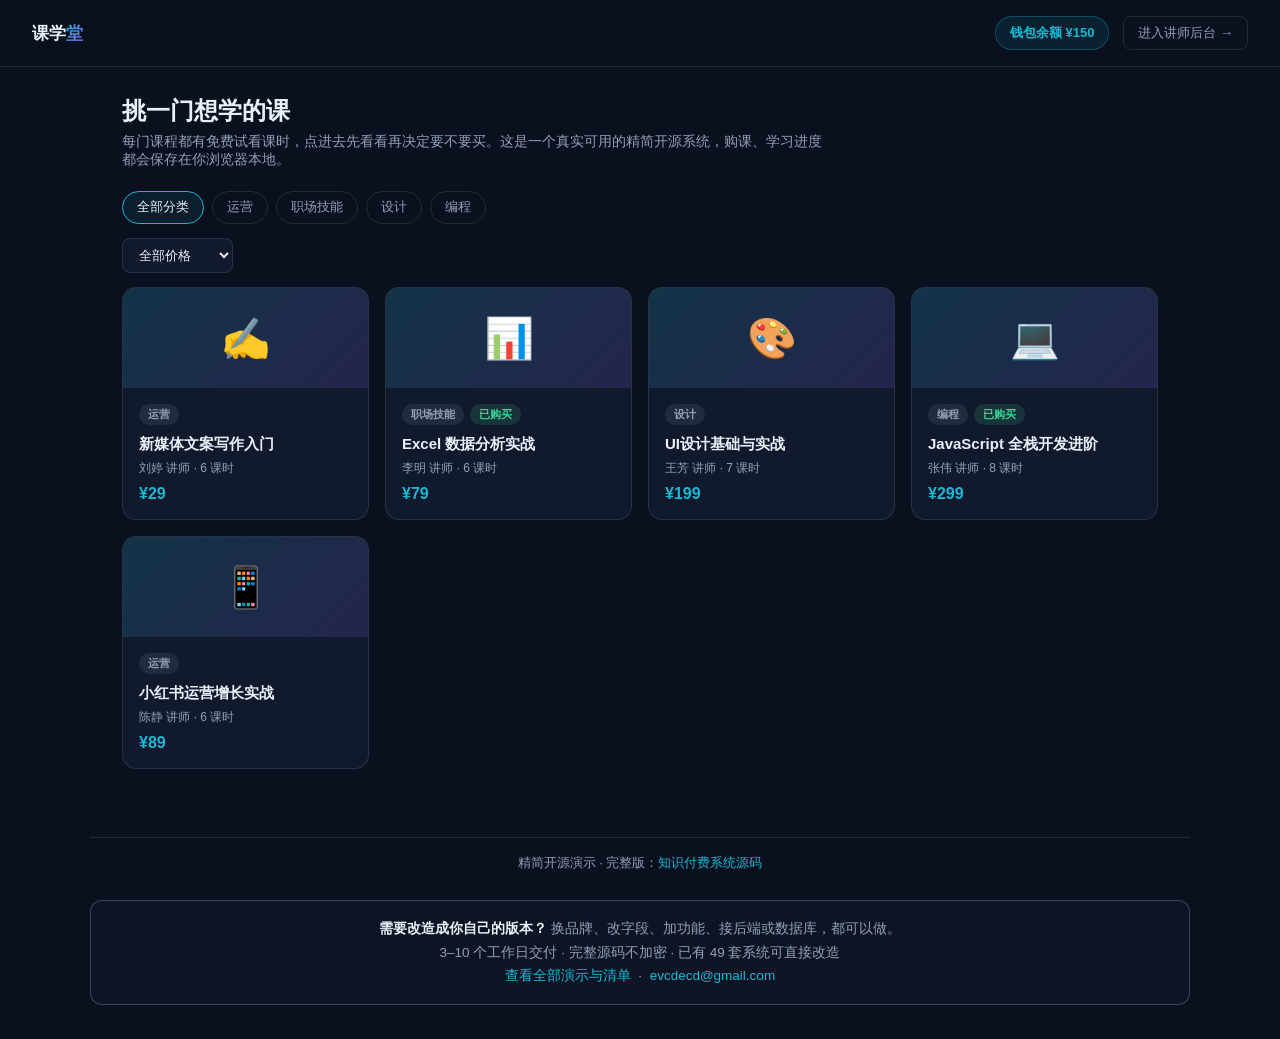
<file: index.html>
<!DOCTYPE html>
<html lang="zh-CN">
<head>
<meta charset="UTF-8">
<meta name="viewport" content="width=device-width, initial-scale=1.0">
<title>知识付费课程平台（精简开源版）</title>
<meta name="description" content="免费开源的知识付费课程平台精简版：课程浏览与筛选、免费试看、在线购课、学习进度跟踪，后台课程与课时管理，真实增删改查功能，纯前端+localStorage实现，可作为学习或二次开发起点。">
<link rel="stylesheet" href="style.css">
</head>
<body>
  <header class="topbar">
    <div class="brand">课学<span class="accent">堂</span></div>
    <div class="topbar-right">
      <span class="balance-badge" id="balanceBadge">钱包余额 ¥0</span>
      <a href="admin.html" class="nav-link">进入讲师后台 →</a>
    </div>
  </header>

  <main class="container view active" id="view-catalog">
    <div class="page-head">
      <h1>挑一门想学的课</h1>
      <p>每门课程都有免费试看课时，点进去先看看再决定要不要买。这是一个真实可用的精简开源系统，购课、学习进度都会保存在你浏览器本地。</p>
    </div>
    <div class="filter-row" id="categoryFilters"></div>
    <div class="filter-row">
      <select id="priceFilter" class="filter-select">
        <option value="all">全部价格</option>
        <option value="low">¥50 及以下</option>
        <option value="mid">¥50 - ¥150</option>
        <option value="high">¥150 以上</option>
      </select>
    </div>
    <div id="courseGrid" class="course-grid"></div>
  </main>

  <main class="container view" id="view-detail"></main>

  <script src="data.js"></script>
  <script src="script.js"></script>

<footer style="margin:40px auto 16px;max-width:1100px;padding:16px 20px 0;border-top:1px solid var(--line,rgba(147,160,184,.18));text-align:center;color:var(--muted,#93A0B8);font-size:13px">精简开源演示 &middot; 完整版：<a href="https://inzyxuashop.com/zhishi-fufei-yuanma.html" target="_blank" rel="noopener" style="color:var(--cyan,#19B8D4);text-decoration:none">知识付费系统源码</a></footer>

<!-- custom-delivery -->
<div style="max-width:1100px;margin:28px auto 34px;padding:16px 20px;border:1px solid rgba(147,160,184,.35);border-radius:12px;background:rgba(17,26,44,.55);font:13.5px/1.75 -apple-system,BlinkMacSystemFont,'Segoe UI','PingFang SC','Microsoft YaHei',sans-serif;color:#93a0b8;text-align:center">
  <strong style="color:#eaf0fa">需要改造成你自己的版本？</strong>
  换品牌、改字段、加功能、接后端或数据库，都可以做。<br>
  3–10 个工作日交付 · 完整源码不加密 · 已有 49 套系统可直接改造<br>
  <a href="https://inzyxuashop.com" style="color:#19b8d4;text-decoration:none">查看全部演示与清单</a>
  &nbsp;·&nbsp;
  <a href="mailto:evcdecd@gmail.com" style="color:#19b8d4;text-decoration:none">evcdecd@gmail.com</a>
</div>
</body>
</html>
</file>
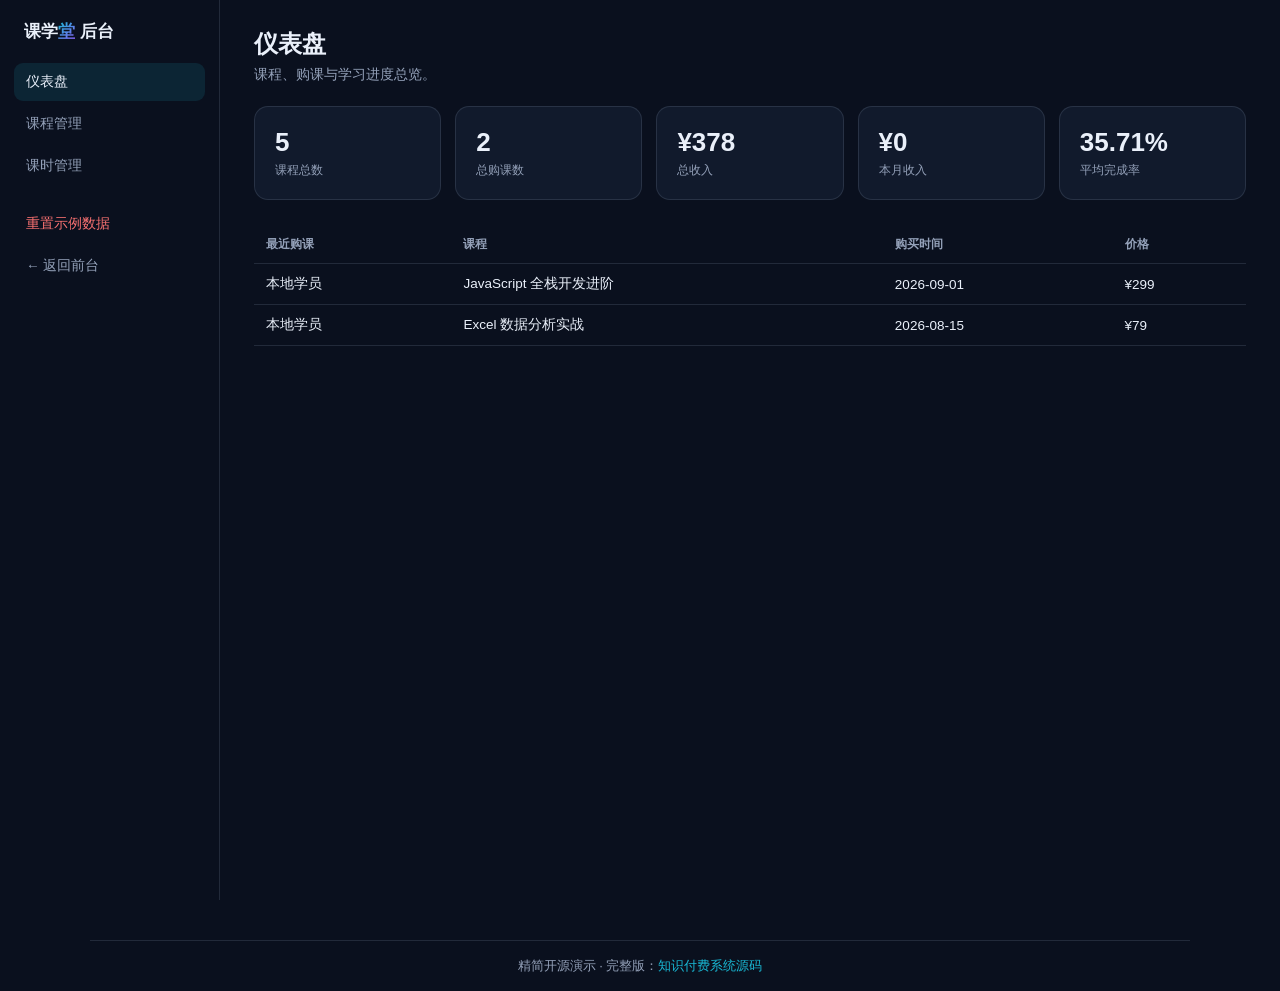
<file: admin.html>
<!DOCTYPE html>
<html lang="zh-CN">
<head>
<meta charset="UTF-8">
<meta name="viewport" content="width=device-width, initial-scale=1.0">
<title>讲师后台 · 知识付费课程平台（精简开源版）</title>
<link rel="stylesheet" href="style.css">
</head>
<body>
  <div class="admin-layout">
    <aside class="sidebar">
      <div class="brand">课学<span class="accent">堂</span> 后台</div>
      <div class="side-link active" data-view="dashboard">仪表盘</div>
      <div class="side-link" data-view="courses">课程管理</div>
      <div class="side-link" data-view="lessons">课时管理</div>
      <div class="side-link" id="btnResetData" style="margin-top:20px;color:var(--red)">重置示例数据</div>
      <a href="index.html" class="side-link">← 返回前台</a>
    </aside>

    <main class="admin-main">
      <section id="view-dashboard" class="admin-view active">
        <div class="page-head"><h1>仪表盘</h1><p>课程、购课与学习进度总览。</p></div>
        <div class="stat-grid" id="statGrid"></div>
        <table>
          <thead><tr><th>最近购课</th><th>课程</th><th>购买时间</th><th>价格</th></tr></thead>
          <tbody id="recentEnrollmentsBody"></tbody>
        </table>
      </section>

      <section id="view-courses" class="admin-view">
        <div class="page-head"><h1>课程管理</h1><p>添加、编辑或删除课程。</p></div>
        <div class="table-toolbar">
          <span></span>
          <button class="btn btn-primary btn-sm" id="btnAddCourse">+ 新增课程</button>
        </div>
        <table>
          <thead><tr><th>课程</th><th>讲师</th><th>分类</th><th>价格</th><th>课时数</th><th>操作</th></tr></thead>
          <tbody id="coursesBody"></tbody>
        </table>
      </section>

      <section id="view-lessons" class="admin-view">
        <div class="page-head"><h1>课时管理</h1><p>选择一门课程，管理它的课时列表。</p></div>
        <div class="table-toolbar">
          <select id="lessonCourseSelect" class="filter-select"></select>
          <button class="btn btn-primary btn-sm" id="btnAddLesson">+ 新增课时</button>
        </div>
        <table>
          <thead><tr><th>序号</th><th>标题</th><th>时长</th><th>试看</th><th>操作</th></tr></thead>
          <tbody id="lessonsBody"></tbody>
        </table>
      </section>
    </main>
  </div>

  <div class="modal-backdrop" id="courseModalBackdrop">
    <div class="modal">
      <button class="modal-close" id="btnCloseCourseModal">&times;</button>
      <h2 id="courseModalTitle">新增课程</h2>
      <div id="courseModalMsg"></div>
      <form id="courseForm" novalidate>
        <input type="hidden" id="courseIdInput">
        <div class="field"><label>课程标题</label><input id="courseTitleInput" type="text" required></div>
        <div class="field-row">
          <div class="field"><label>讲师</label><input id="courseInstructorInput" type="text" required></div>
          <div class="field"><label>分类</label><input id="courseCategoryInput" type="text" required placeholder="如：编程 / 设计 / 运营"></div>
        </div>
        <div class="field-row">
          <div class="field"><label>价格（元）</label><input id="coursePriceInput" type="number" min="0" required></div>
          <div class="field"><label>封面 Emoji</label><input id="courseEmojiInput" type="text" maxlength="4" placeholder="如：📊"></div>
        </div>
        <div class="field"><label>课程简介</label><textarea id="courseDescInput" rows="3"></textarea></div>
        <button type="submit" class="btn btn-primary btn-block">保存</button>
      </form>
    </div>
  </div>

  <div class="modal-backdrop" id="lessonModalBackdrop">
    <div class="modal">
      <button class="modal-close" id="btnCloseLessonModal">&times;</button>
      <h2 id="lessonModalTitle">新增课时</h2>
      <div id="lessonModalMsg"></div>
      <form id="lessonForm" novalidate>
        <input type="hidden" id="lessonIdInput">
        <div class="field"><label>课时标题</label><input id="lessonTitleInput" type="text" required></div>
        <div class="field-row">
          <div class="field"><label>时长（分钟）</label><input id="lessonDurationInput" type="number" min="1" required></div>
          <div class="field checkbox-field"><label><input id="lessonPreviewInput" type="checkbox"> 设为免费试看课时</label></div>
        </div>
        <div class="field"><label>课时内容简介</label><textarea id="lessonContentInput" rows="3" required></textarea></div>
        <button type="submit" class="btn btn-primary btn-block">保存</button>
      </form>
    </div>
  </div>

  <script src="data.js"></script>
  <script src="admin.js"></script>

<footer style="margin:40px auto 16px;max-width:1100px;padding:16px 20px 0;border-top:1px solid var(--line,rgba(147,160,184,.18));text-align:center;color:var(--muted,#93A0B8);font-size:13px">精简开源演示 &middot; 完整版：<a href="https://inzyxuashop.com/zhishi-fufei-yuanma.html" target="_blank" rel="noopener" style="color:var(--cyan,#19B8D4);text-decoration:none">知识付费系统源码</a></footer>
</body>
</html>
</file>
<file: style.css>
:root{--ink:#0A101E;--surface:#111a2c;--surface2:#16223a;--line:rgba(147,160,184,.18);--muted:#93A0B8;--text:#EAF0FA;--cyan:#19B8D4;--violet:#8B5CF6;--green:#3ED598;--red:#F87171;--amber:#F59E0B;--radius:14px;color-scheme:dark}
*{box-sizing:border-box}
body{margin:0;background:var(--ink);color:var(--text);font-family:-apple-system,BlinkMacSystemFont,"Segoe UI","PingFang SC","Microsoft YaHei",sans-serif;min-height:100vh}
a{color:inherit;text-decoration:none}

.topbar{display:flex;align-items:center;justify-content:space-between;padding:16px 32px;border-bottom:1px solid var(--line)}
.brand{font-size:17px;font-weight:700}
.brand .accent{background:linear-gradient(135deg,var(--cyan),var(--violet));-webkit-background-clip:text;background-clip:text;color:transparent}
.topbar-right{display:flex;align-items:center;gap:14px}
.nav-link{font-size:13px;color:var(--muted);border:1px solid var(--line);padding:7px 14px;border-radius:8px}
.nav-link:hover{border-color:var(--cyan);color:var(--text)}
.balance-badge{font-size:13px;font-weight:700;color:var(--cyan);background:rgba(25,184,212,.1);border:1px solid rgba(25,184,212,.3);padding:7px 14px;border-radius:999px}

.container{max-width:1100px;margin:0 auto;padding:28px 32px}
.view{display:none}
.view.active{display:block}
.page-head h1{font-size:24px;font-weight:700;margin:0 0 6px}
.page-head p{color:var(--muted);font-size:14px;margin:0 0 22px;max-width:700px}

.filter-row{display:flex;gap:8px;flex-wrap:wrap;margin-bottom:14px}
.filter-btn{font-size:12.5px;padding:7px 14px;border-radius:999px;border:1px solid var(--line);background:transparent;color:var(--muted);cursor:pointer}
.filter-btn.active{border-color:var(--cyan);color:var(--text);background:rgba(25,184,212,.08)}
.filter-select{background:var(--surface);border:1px solid var(--line);border-radius:8px;padding:8px 12px;color:var(--text);font-family:inherit;font-size:13px;outline:none}
.filter-select:focus{border-color:var(--cyan)}

/* course catalog */
.course-grid{display:grid;grid-template-columns:repeat(auto-fill,minmax(240px,1fr));gap:16px;margin-top:6px}
.course-card{background:var(--surface);border:1px solid var(--line);border-radius:var(--radius);overflow:hidden;cursor:pointer;transition:transform .2s,border-color .2s}
.course-card:hover{transform:translateY(-3px);border-color:rgba(25,184,212,.4)}
.course-card__cover{height:100px;display:flex;align-items:center;justify-content:center;font-size:40px;background:linear-gradient(135deg,rgba(25,184,212,.16),rgba(139,92,246,.16))}
.course-card__body{padding:16px}
.course-card__tags{display:flex;gap:6px;margin-bottom:8px}
.course-card__body h3{margin:0 0 6px;font-size:15px;line-height:1.4}
.course-card__meta{font-size:12px;color:var(--muted);margin-bottom:8px}
.course-card__price{font-size:16px;font-weight:700;color:var(--cyan)}
.empty-hint{color:var(--muted);font-size:13px}

.tag{display:inline-block;font-size:11px;font-weight:600;padding:3px 9px;border-radius:999px;background:rgba(147,160,184,.12);color:var(--muted)}
.tag.owned{background:rgba(62,213,152,.14);color:var(--green)}

/* course detail */
.btn-back{background:none;border:none;color:var(--muted);font-size:13px;cursor:pointer;padding:0;margin-bottom:18px}
.btn-back:hover{color:var(--cyan)}
.course-detail-head{display:flex;gap:18px;align-items:center;margin-bottom:16px}
.course-detail-cover{width:76px;height:76px;flex-shrink:0;border-radius:16px;display:flex;align-items:center;justify-content:center;font-size:36px;background:linear-gradient(135deg,rgba(25,184,212,.16),rgba(139,92,246,.16))}
.course-detail-info h1{margin:0 0 6px;font-size:21px}
.course-detail-meta{font-size:12.5px;color:var(--muted);margin-bottom:6px}
.course-detail-price{font-size:19px;font-weight:800;color:var(--cyan)}
.course-detail-desc{color:var(--muted);font-size:13.5px;line-height:1.7;max-width:720px;margin:0 0 22px}

.purchase-panel{background:var(--surface);border:1px solid var(--line);border-radius:var(--radius);padding:18px;margin-bottom:22px}

.progress-wrap{margin-bottom:22px}
.progress-label{font-size:13px;color:var(--muted);margin-bottom:8px}
.progress-bar{height:10px;border-radius:999px;background:rgba(147,160,184,.12);overflow:hidden}
.progress-bar__fill{height:100%;background:linear-gradient(90deg,var(--cyan),var(--violet));border-radius:999px;transition:width .3s}

.lesson-list{display:flex;flex-direction:column;gap:10px}
.lesson-row{background:var(--surface);border:1px solid var(--line);border-radius:12px;padding:14px 16px}
.lesson-row.locked{opacity:.62}
.lesson-row__main{display:flex;align-items:center;gap:12px;cursor:pointer}
.lesson-row.locked .lesson-row__main{cursor:default}
.lesson-index{font-size:12px;color:var(--muted);width:20px;flex-shrink:0}
.lesson-title{flex:1;font-size:14px}
.lesson-duration{font-size:12px;color:var(--muted);flex-shrink:0}
.lock-icon{flex-shrink:0}
.badge-preview{display:inline-block;font-size:10.5px;font-weight:700;color:var(--amber);background:rgba(245,158,11,.14);padding:2px 7px;border-radius:999px;margin-left:6px}
.check-complete{display:flex;align-items:center;gap:6px;font-size:12px;color:var(--muted);flex-shrink:0;cursor:pointer}
.check-complete input{cursor:pointer}
.lesson-content{margin:12px 0 0;padding-top:12px;border-top:1px solid var(--line);font-size:13px;color:var(--muted);line-height:1.7}
.lesson-locked-hint{margin-top:8px;font-size:12px;color:var(--muted)}

.modal-backdrop{position:fixed;inset:0;background:rgba(4,8,16,.75);display:none;align-items:center;justify-content:center;padding:20px;z-index:50}
.modal-backdrop.show{display:flex}
.modal{background:var(--surface);border:1px solid var(--line);border-radius:18px;max-width:460px;width:100%;max-height:88vh;overflow:auto;padding:26px}
.modal h2{margin:0 0 6px;font-size:18px}
.modal .sub{color:var(--muted);font-size:12.5px;margin:0 0 18px}
.modal-close{float:right;background:none;border:none;color:var(--muted);font-size:20px;cursor:pointer}

.field{display:flex;flex-direction:column;gap:6px;margin-bottom:14px}
.field label{font-size:12px;color:var(--muted);font-weight:600}
.field input,.field select,.field textarea{background:rgba(147,160,184,.06);border:1px solid var(--line);border-radius:8px;padding:9px 11px;color:var(--text);font-family:inherit;font-size:13.5px;outline:none;width:100%}
.field input:focus,.field select:focus,.field textarea:focus{border-color:var(--cyan)}
.field-row{display:grid;grid-template-columns:1fr 1fr;gap:10px}
.checkbox-field label{display:flex;align-items:center;gap:8px;font-size:13px;color:var(--text);font-weight:400}
.checkbox-field input{width:auto}

.btn{font-family:inherit;font-size:13.5px;font-weight:600;padding:10px 18px;border-radius:9px;border:1px solid var(--line);background:transparent;color:var(--text);cursor:pointer}
.btn:hover{border-color:var(--cyan)}
.btn-primary{background:linear-gradient(135deg,var(--cyan),var(--violet));border:none;color:#06121A}
.btn-block{width:100%}
.btn-sm{padding:5px 11px;font-size:12px}
.btn-danger{border-color:rgba(248,113,113,.4);color:var(--red)}

.msg{margin:0 0 14px;font-size:12.5px;padding:9px 12px;border-radius:8px}
.msg.error{background:rgba(248,113,113,.1);border:1px solid rgba(248,113,113,.3);color:var(--red)}
.msg.success{background:rgba(62,213,152,.1);border:1px solid rgba(62,213,152,.3);color:var(--green)}

/* admin */
.admin-layout{display:flex;min-height:100vh}
.sidebar{width:220px;flex-shrink:0;border-right:1px solid var(--line);padding:20px 14px}
.sidebar .brand{padding:0 10px 20px}
.side-link{display:block;padding:10px 12px;border-radius:9px;font-size:13.5px;color:var(--muted);margin-bottom:4px;cursor:pointer}
.side-link:hover{background:rgba(147,160,184,.06)}
.side-link.active{background:rgba(25,184,212,.12);color:var(--text)}
.admin-main{flex:1;padding:28px 34px;overflow:auto}
.admin-view{display:none}
.admin-view.active{display:block}

.stat-grid{display:grid;grid-template-columns:repeat(auto-fit,minmax(170px,1fr));gap:14px;margin-bottom:26px}
.stat-card{background:var(--surface);border:1px solid var(--line);border-radius:var(--radius);padding:20px}
.stat-card .num{font-size:26px;font-weight:800}
.stat-card .label{font-size:12px;color:var(--muted);margin-top:4px}

table{width:100%;border-collapse:collapse;font-size:13.5px}
th{text-align:left;padding:10px 12px;color:var(--muted);font-weight:600;border-bottom:1px solid var(--line);font-size:12px}
td{padding:11px 12px;border-bottom:1px solid var(--line)}
.badge{display:inline-block;font-size:11px;font-weight:700;padding:3px 9px;border-radius:999px}
.table-actions{display:flex;gap:6px}
.table-toolbar{display:flex;justify-content:space-between;align-items:center;margin-bottom:16px;gap:10px}

@media (max-width:820px){
  .admin-layout{flex-direction:column}
  .sidebar{width:100%;display:flex;overflow-x:auto;border-right:none;border-bottom:1px solid var(--line)}
  .stat-grid{grid-template-columns:repeat(2,1fr)}
  .course-detail-head{flex-wrap:wrap}
}
</file>
